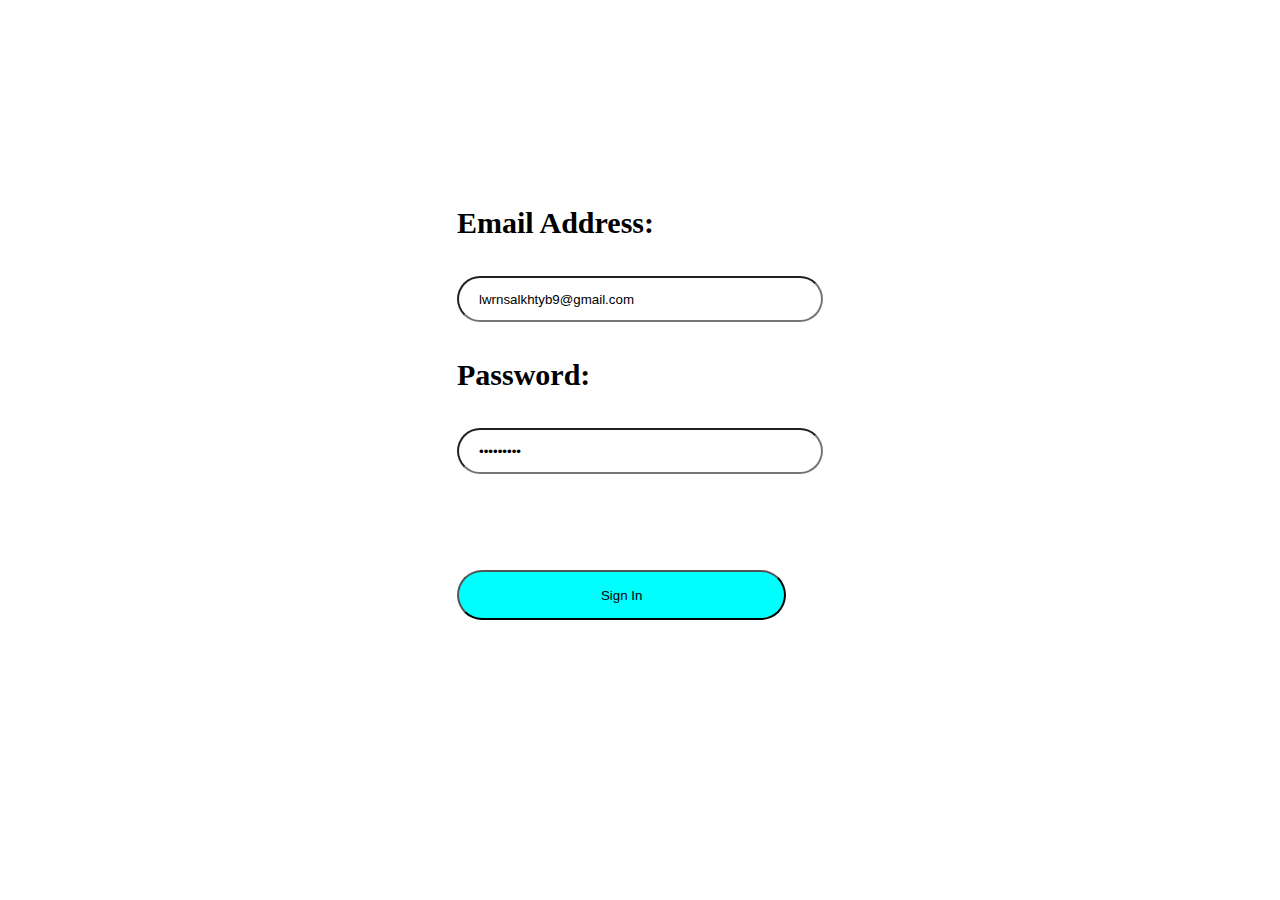
<file: login.html>
<!DOCTYPE html>
<html lang="en">
<head>
    <meta charset="UTF-8">
    <meta name="viewport" content="width=device-width, initial-scale=1.0">
    <title>Document</title>
    <link rel="stylesheet" href="style_login.css">
</head>
<body>
    <div class="main">
            <form action="">
                <label for="first_label">Email Address:</label>
                <br>
                <br>
                <br>
                <input type="email" name="email_address" placeholder="Enter the email address" required
                value="lwrnsalkhtyb9@gmail.com">
                <br>
                <br>
                <br>
                <label for="second_label">Password:</label>
                <br>
                <br>
                <br>
                <input type="password" name="password" placeholder="Enter the password" required
                value="lorans123">
                <br>
                <br>
                <br>
                <button type="submit" id="btn">Sign In</button>
            </form>

            
    </div>
  
    <p id="demo"></p>
    <script src="main.js"></script>
</body>
</html>
</file>
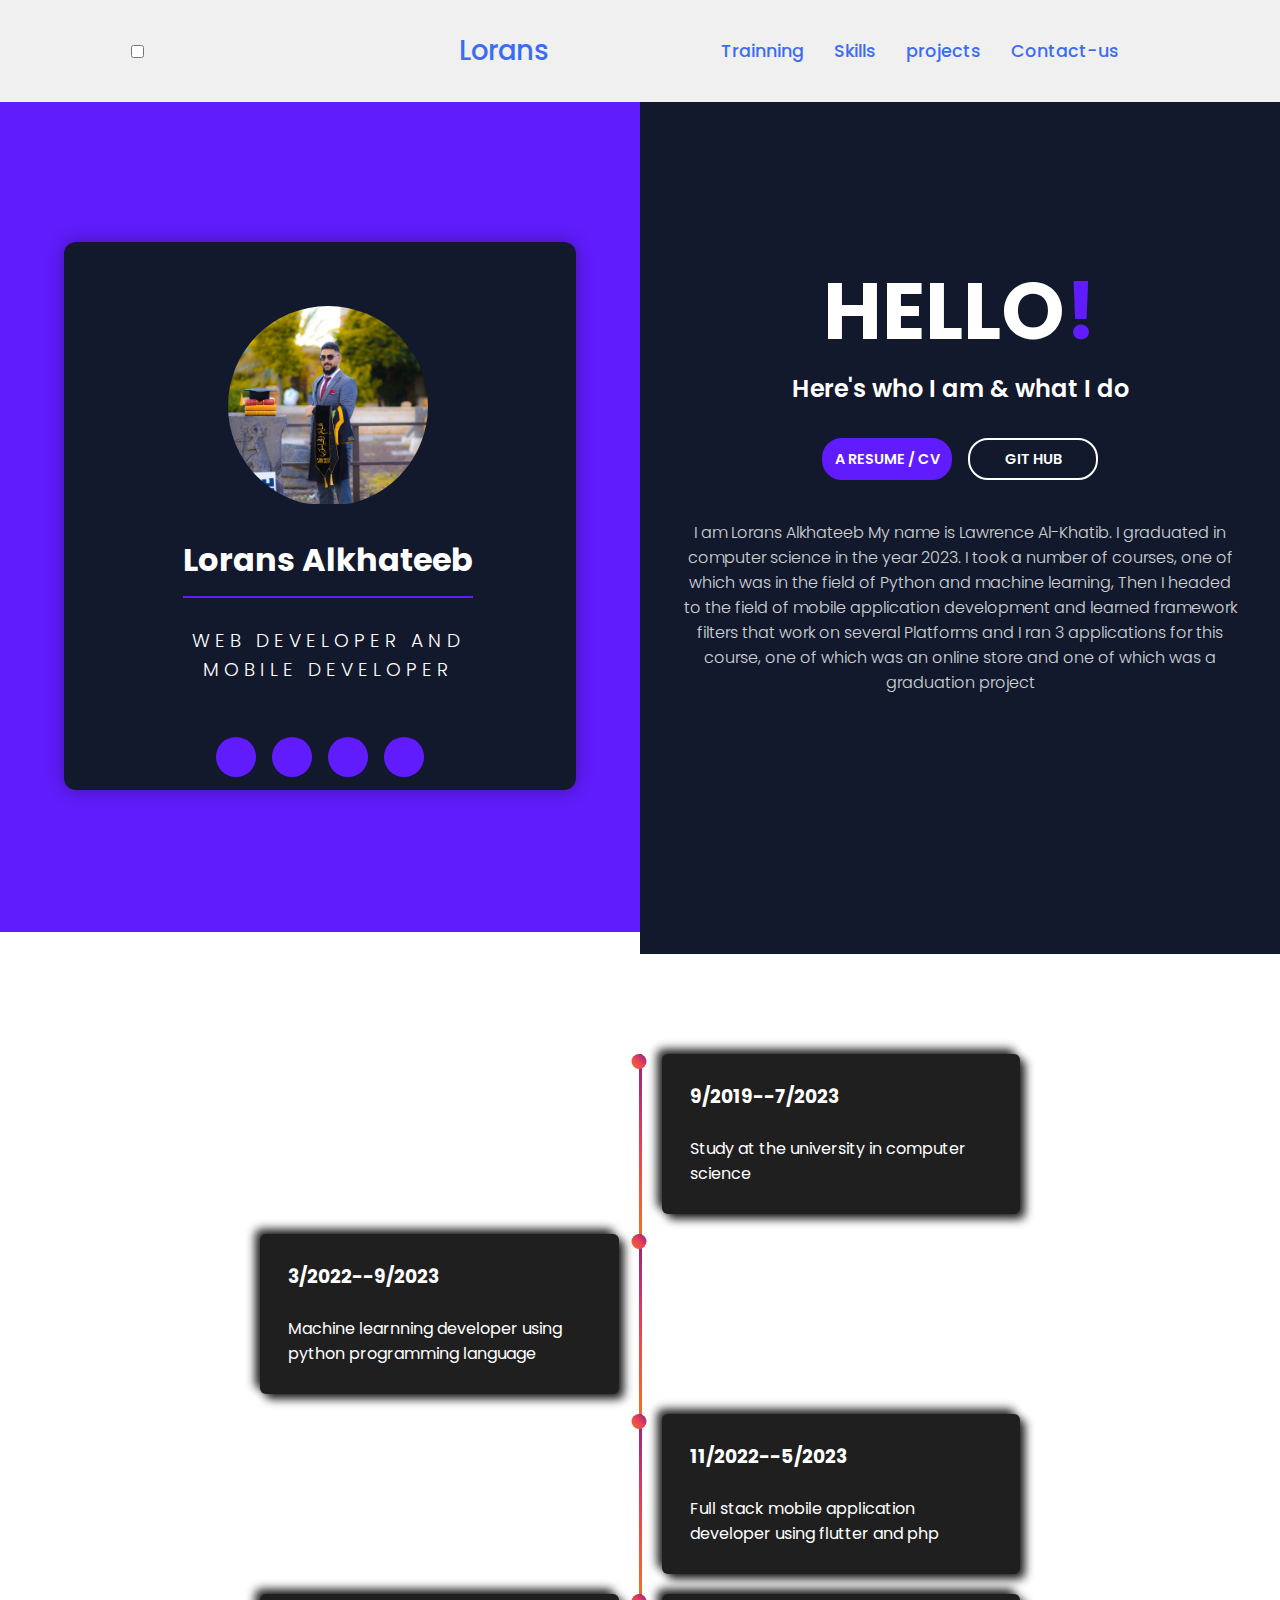
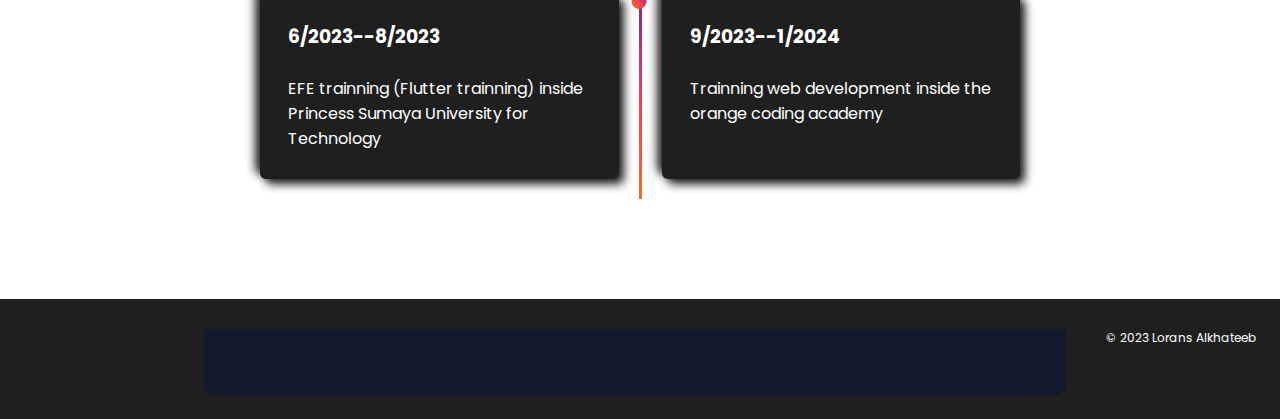
<file: profile_page.html>
<!DOCTYPE html>
<html>
  <head>
    <meta charset="utf-8">
    <meta http-equiv="X-UA-Compatible" content="IE=edge">
    <title>Profile Page</title>
    <meta name="viewport" content="width=device-width, initial-scale=1">
    <link rel="stylesheet" href="style.css">
    <link rel="stylesheet" href="https://cdnjs.cloudflare.com/ajax/libs/font-awesome/5.15.1/css/all.min.css" integrity="sha512-+4zCK9k+qNFUR5X+cKL9EIR+ZOhtIloNl9GIKS57V1MyNsYpYcUrUeQc9vNfzsWfV28IaLL3i96P9sdNyeRssA==" crossorigin="anonymous" />
  </head>
  <body>

    <nav class="navbar navbar-expand-lg navbar-light bg-light">
      <input type="checkbox" id="check">
      <label for="check" class="checkbtn">
          <i class="fas fa-bars"></i>
      </label>
      <div class="container">
        <a  href="#main">Lorans</a>
      </div>
      <div class="con_nav">
          <a class="navbar-brand" href="#services">Trainning</a>
        <a class="navbar-brand" href="#skills">Skills</a>
        <a class="navbar-brand" href="#projects">projects</a>
        <a class="navbar-brand" href="#contact">Contact-us</a>
      </div>
    </nav>

    
    <div class = "about-wrapper">
      <div class = "about-left">
        <div class = "about-left-content">
          <div>
            <div class = "shadow">
              <div class = "about-img">
                <img src = "images/350988646_548319700616253_3072604303523573562_n.jpg" alt = "about image">
              </div>
            </div>

            <h2>Lorans Alkhateeb</h2>
            <h3>Web developer and mobile developer</h3>
          </div>

          <ul class = "icons">
            <li><i class = "fab fa-facebook-f"></i></li>
            <li><i class = "fab fa-whatsapp"></i></li>
            <li><i class = "fab fa-linkedin"></i></li>
            <li><i class = "fab fa-instagram"></i></li>
          </ul>
        </div>
        
      </div>

      <div class = "about-right">
        <h1>Hello<span>!</span></h1>
        <h2>Here's who I am & what I do</h2>
        <div class = "about-btns">
          <a href="https://media.licdn.com/dms/document/media/D4D1FAQHrL9KiEMeVwg/feedshare-document-pdf-analyzed/0/1689666039159?e=1696464000&v=beta&t=lcoXD6kI04ormZ6lqz9O4GbkDnriKV9yrVbPQH_lJ1Q" target="_blank">
            <button type = "button" class = "btn btn-pink">a resume / CV</button>
          </a>
          <a href="https://github.com/loransalkhateeb" target="_blank">
            <button type = "button" class = "btn btn-white">Git hub</button>
          </a>
          
        </div>

        <div class = "about-para">
          <p>I am Lorans Alkhateeb
                

            My name is Lawrence Al-Khatib. I graduated in 
            
            computer science in the year 2023. I took a number of courses,
           
            one of which was in the field of Python and machine learning,  
            
            Then I headed to the field of mobile application development and 
            
            learned framework filters that work on several Platforms and I ran 3 applications for this course, 
           
            one of which was an online store and one of which was a graduation project</p>
         
        </div>
       
      </div>
    </div>



   
<style>@import url('https://fonts.googleapis.com/css2?family=Jost:wght@200;300;400&display=swap');</style>

<section class="design-section">
<div class="timeline">
                  <div class="timeline-empty">
                  </div>
               <div class="timeline-middle">
                   <div class="timeline-circle"></div>
               </div>
               <div class="timeline-component timeline-content">
                <h3>9/2019--7/2023</h3>
                <br>
                <p>Study at the university in computer science</p>
           </div>
                <div class="timeline-component timeline-content">
                         <h3>3/2022--9/2023</h3>
                         <br>
                         <p>Machine learnning developer using python programming language</p>
                </div>
                <div class="timeline-middle">
                    <div class="timeline-circle"></div>
                </div>
                <div class="timeline-empty">
                </div>

                <div class="timeline-empty">
                </div>

               <div class="timeline-middle">
                   <div class="timeline-circle"></div>
               </div>
               <div class=" timeline-component timeline-content">
                <h3>11/2022--5/2023</h3>
                <br>
                <p>Full stack mobile application developer using flutter and php</p>
           </div>
           <div class=" timeline-component timeline-content">
            <h3>6/2023--8/2023</h3>
            <br>
            <p>EFE trainning (Flutter trainning) inside Princess Sumaya University for Technology</p>
       </div>
       <div class="timeline-middle">
        <div class="timeline-circle"></div>
    </div>
    <div class=" timeline-component timeline-content">
     <h3>9/2023--1/2024</h3>
     <br>
     <p>Trainning web development inside the orange coding academy</p>
</div>

       
       </div>
    </div> 
</section>


<!--This is the footer of the website-->
<footer class="footer">
  <div class="icons">
     <!-- Facebook -->
<a href=""><i class="fab fa-facebook-f fa-2x" style="color: #3b5998;"></i></a>  

<!-- Twitter -->
<a href=""><i class="fab fa-whatsapp fa-2x" style="color: #55acee;"></i></a> 

<!-- Google -->
<a href=""><i class="fab fa-google fa-2x" style="color: #dd4b39;"></i></a>   

<!-- Instagram -->
<a href=""><i class="fab fa-instagram fa-2x" style="color: #ac2bac;"></i></a>   

<!-- Linkedin -->
<a href=""><i class="fab fa-linkedin-in fa-2x" style="color: #0082ca;"></i></a> 
  </div>
  

<!-- Whatsapp -->
  <div class="social-icons">
      <p>© 2023  Lorans Alkhateeb</p>
  </div>
</footer>
  </body>
</html>
</file>
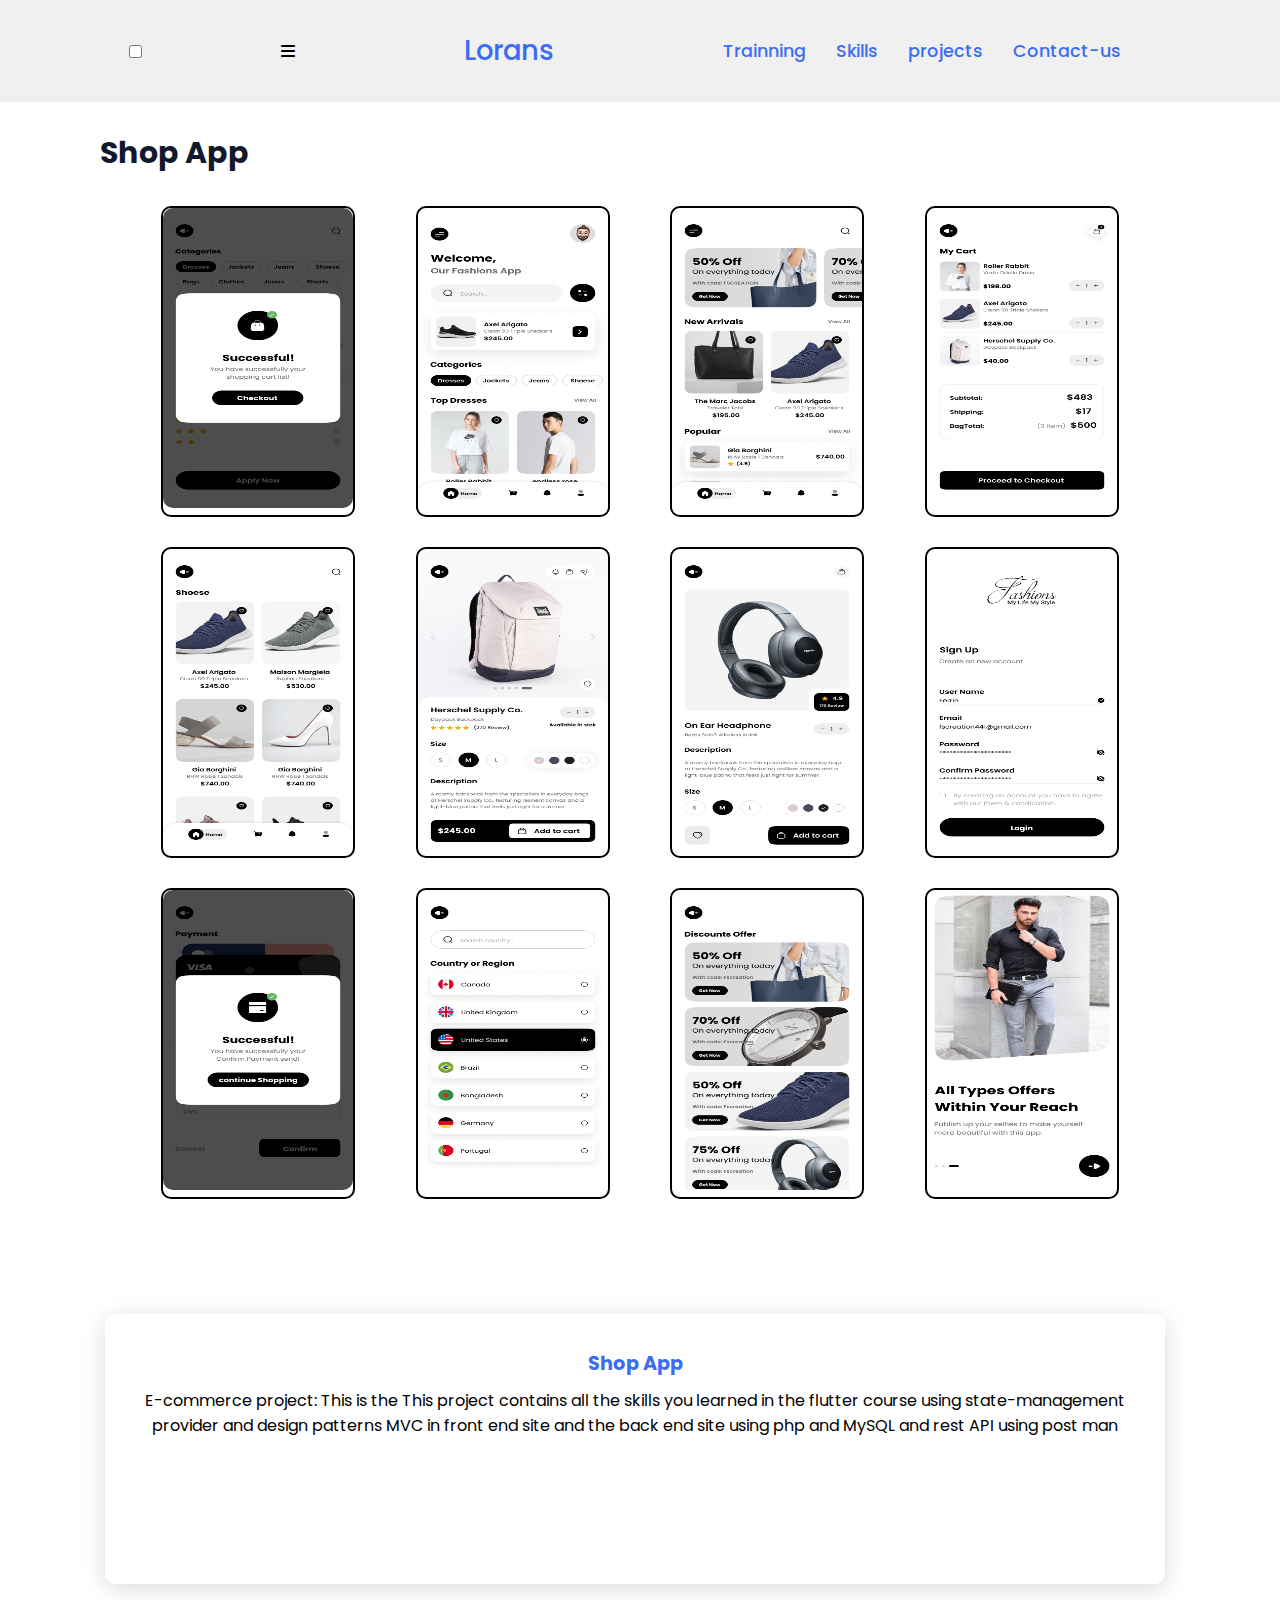
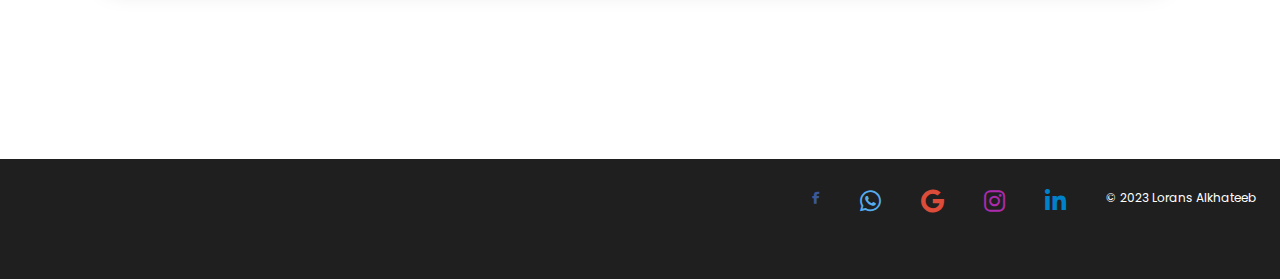
<file: project2.html>
<!DOCTYPE html>
<html lang="en">
<head>
    <meta charset="UTF-8">
    <meta name="viewport" content="width=device-width, initial-scale=1.0">
    <title>Projects Page</title>
    <link rel="stylesheet" href="style.css">
    <link rel="stylesheet" href="https://cdnjs.cloudflare.com/ajax/libs/font-awesome/6.1.0/css/all.min.css">
    <link href="https://cdn.jsdelivr.net/npm/bootstrap@5.3.2/dist/css/bootstrap.min.css" rel="stylesheet" integrity="sha384-T3c6CoIi6uLrA9TneNEoa7RxnatzjcDSCmG1MXxSR1GAsXEV/Dwwykc2MPK8M2HN" crossorigin="anonymous">
</head>
<body style="background-color:white;">

    <nav class="navbar navbar-expand-lg navbar-light bg-light">
        <input type="checkbox" id="check">
        <label for="check" class="checkbtn">
            <i class="fas fa-bars"></i>
        </label>
        <div class="container">
          <a  href="#main">Lorans</a>
        </div>
        <div class="con_nav">
            <a class="navbar-brand" href="#services">Trainning</a>
          <a class="navbar-brand" href="#skills">Skills</a>
          <a class="navbar-brand" href="#projects">projects</a>
          <a class="navbar-brand" href="#contact">Contact-us</a>
        </div>
      </nav>


    <section class="projects_page">
        <h1>Shop App</h1>
    

        <div class="small_images">
            <div class="sm1"> <img src="images/project 3 images/Filters success.png" width="190px" height="300px"
                style="border-radius: 10px;" alt=""></div>

                <div class="sm2">
                    <img src="images/project 3 images/Frame 12.png" width="190px" height="300px"
                    style="border-radius: 10px;" alt="">
                </div>

                <div class="sm3">
                    <img src="images/project 3 images/Frame 13.png" width="190px" height="300px" 
            style="border-radius: 10px;" alt="">
                </div>

                <div class="sm4">
                    <img src="images/project 3 images/Frame 17.png" width="190px" height="300px"
                    style="border-radius: 10px;" alt="">
                </div>
        </div>
        <div class="small_images">
            <div class="sm5">
                <img src="images/project 3 images/Frame 24.png" width="190px" height="300px"
                style="border-radius: 10px;" alt="">
            </div>

            
           <div class="sm6">
            <img src="images/project 3 images/Frame 30.png" width="190px" height="300px"
            style="border-radius: 10px;" alt="">
           </div>

           <div class="sm7">
            <img src="images/project 3 images/Frame 31.png" width="190px" height="300px" 
            style="border-radius: 10px;" alt="">
           </div>

            <div class="sm8">
                <img src="images/project 3 images/Frame 36.png" width="190px" height="300px"
            style="border-radius: 10px;" alt="">
            </div>
            
        </div>


        <div class="small_images">
            <div class="sm5">
                <img src="images/project 3 images/Frame 43.png" width="190px" height="300px"
                style="border-radius: 10px;" alt="">
            </div>

            
           <div class="sm6">
            <img src="images/project 3 images/Frame 44.png" width="190px" height="300px"
            style="border-radius: 10px;" alt="">
           </div>

           <div class="sm7">
            <img src="images/project 3 images/Frame 45.png" width="190px" height="300px" 
            style="border-radius: 10px;" alt="">
           </div>

            <div class="sm8">
                <img src="images/project 3 images/Frame 5.png" width="190px" height="300px"
            style="border-radius: 10px;" alt="">
            </div>
            
        </div>

    </section>


    

    <div class="last_cards_project">
        <div class="card_last">
            <div class="info">
                <h3>Shop App</h3>
                 <p>E-commerce project: This is the This project contains all the skills you learned in the flutter course using state-management provider and design patterns MVC in front end site and the back end site using php and MySQL and rest API using post man
                </p>             </div>
        
            
        </div>
    </div>
    
    
    </section>
    

    <!--This is the footer of the website-->
    <footer class="footer">
        <!-- Facebook -->
 <a href="https://www.facebook.com/lorans.alkhateeb" target="_blank"><i class="fab fa-facebook-f " style="color: #3b5998;"></i></a>  

<!-- Twitter -->
 <a href="https://web.whatsapp.com/" target="_blank"><i class="fab fa-whatsapp fa-2x" style="color: #55acee;"></i></a> 

<!-- Google -->
<a href="lwrnsalkhtyb0@gmail.com" target="_blank"><i class="fab fa-google fa-2x" style="color: #dd4b39;"></i></a>   

<!-- Instagram -->
<a href="https://www.instagram.com/loransalkhateeb/" target="_blank"><i class="fab fa-instagram fa-2x" style="color: #ac2bac;"></i></a>   

<!-- Linkedin -->
<a href="https://www.linkedin.com/in/lorans-alkhateeb-2a7864278/" target="_blank"><i class="fab fa-linkedin-in fa-2x" style="color: #0082ca;"></i></a>  

<!-- Whatsapp -->
        <div class="social-icons">
            <p>© 2023  Lorans Alkhateeb</p>
        </div>
    </footer>
</body>
</html>
</file>
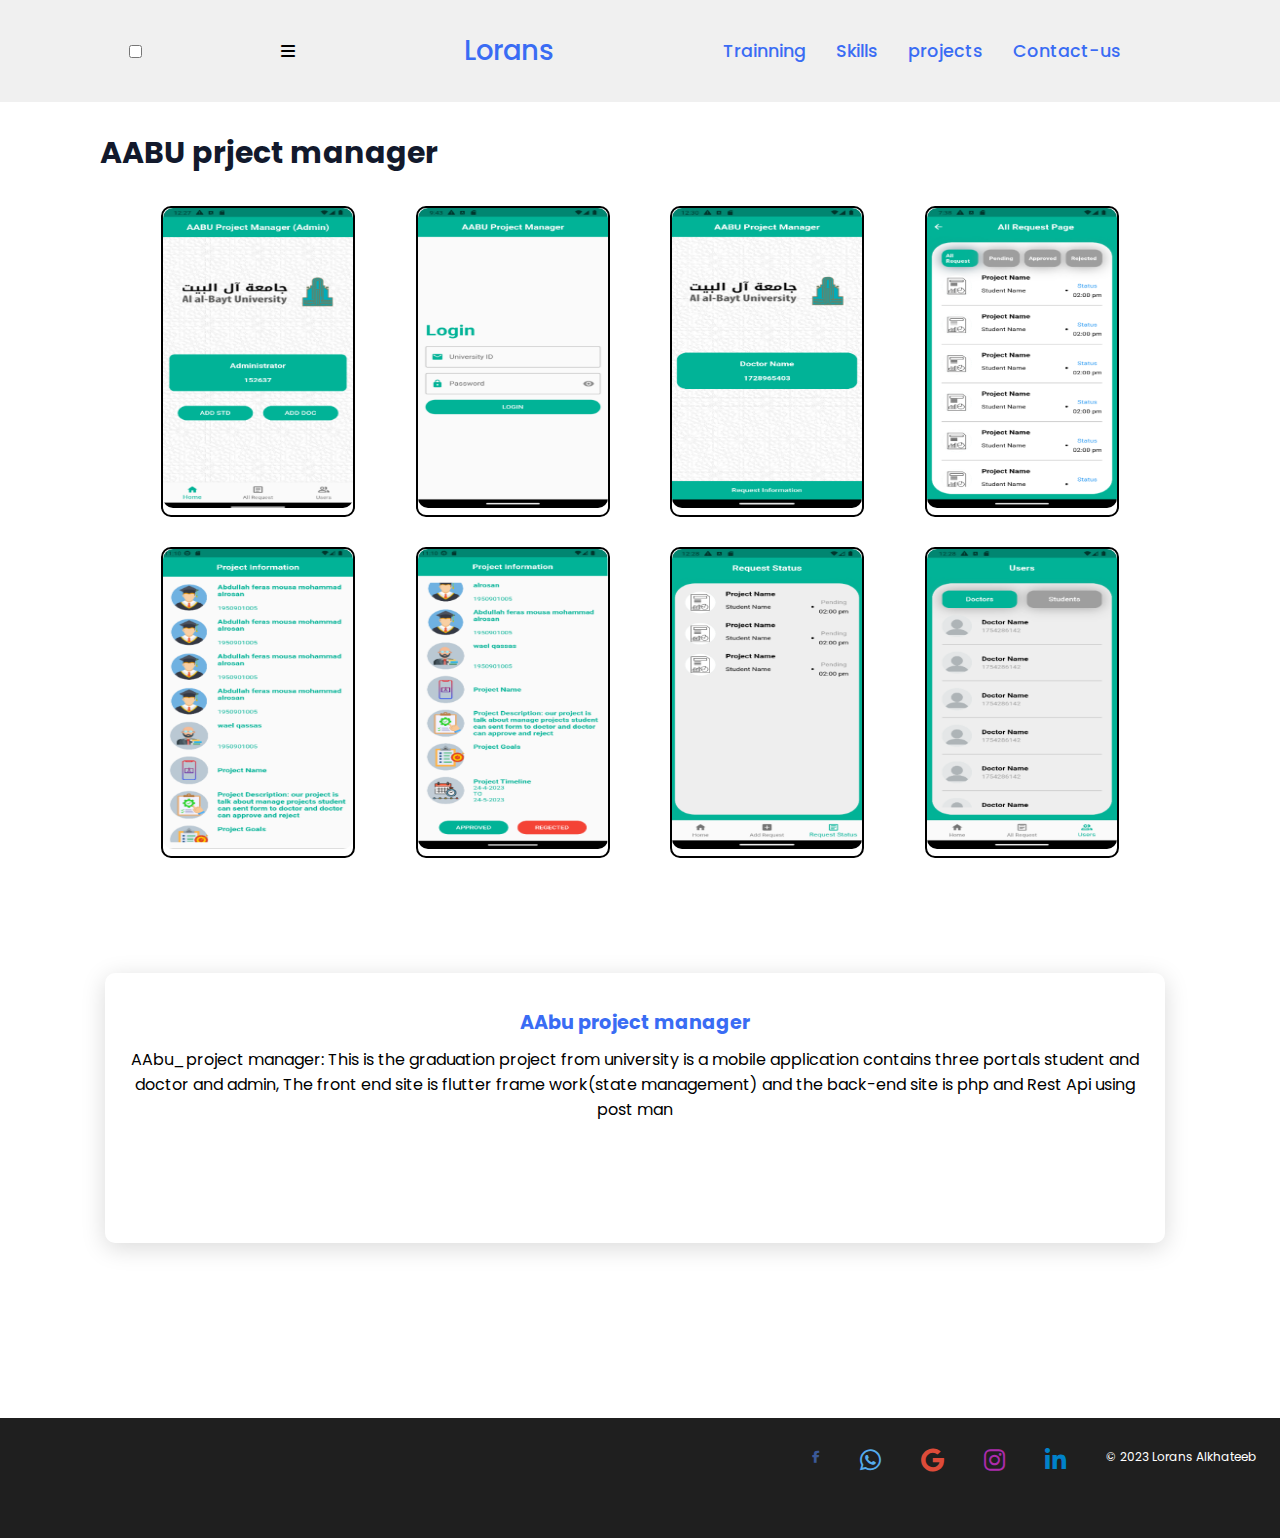
<file: project3.html>
<!DOCTYPE html>
<html lang="en">
<head>
    <meta charset="UTF-8">
    <meta name="viewport" content="width=device-width, initial-scale=1.0">
    <title>Projects Page</title>
    <link rel="stylesheet" href="style.css">
    <link rel="stylesheet" href="https://cdnjs.cloudflare.com/ajax/libs/font-awesome/6.1.0/css/all.min.css">
    <link href="https://cdn.jsdelivr.net/npm/bootstrap@5.3.2/dist/css/bootstrap.min.css" rel="stylesheet" integrity="sha384-T3c6CoIi6uLrA9TneNEoa7RxnatzjcDSCmG1MXxSR1GAsXEV/Dwwykc2MPK8M2HN" crossorigin="anonymous">
</head>
<body style="background-color:white;">

    <nav class="navbar navbar-expand-lg navbar-light bg-light">
        <input type="checkbox" id="check">
        <label for="check" class="checkbtn">
            <i class="fas fa-bars"></i>
        </label>
        <div class="container">
          <a  href="#main">Lorans</a>
        </div>
        <div class="con_nav">
            <a class="navbar-brand" href="#services">Trainning</a>
          <a class="navbar-brand" href="#skills">Skills</a>
          <a class="navbar-brand" href="#projects">projects</a>
          <a class="navbar-brand" href="#contact">Contact-us</a>
        </div>
      </nav>



    <section class="projects_page">
        <h1>AABU prject manager</h1>
    

        <div class="small_images">
            <div class="sm1"> <img src="images/second project images/img1 1.png" width="190px" height="300px"
                style="border-radius: 10px;" alt=""></div>

                <div class="sm2">
                    <img src="images/second project images/iPhone 14 - 1.png" width="190px" height="300px"
                    style="border-radius: 10px;" alt="">
                </div>

                <div class="sm3">
                    <img src="images/second project images/iPhone 14 - 10.png" width="190px" height="300px" 
            style="border-radius: 10px;" alt="">
                </div>

                <div class="sm4">
                    <img src="images/second project images/iPhone 14 - 11.png" width="190px" height="300px"
                    style="border-radius: 10px;" alt="">
                </div>
        </div>
        <div class="small_images">
            <div class="sm5">
                <img src="images/second project images/iPhone 14 - 12.png" width="190px" height="300px"
                style="border-radius: 10px;" alt="">
            </div>

            
           <div class="sm6">
            <img src="images/second project images/iPhone 14 - 13.png" width="190px" height="300px"
            style="border-radius: 10px;" alt="">
           </div>

           <div class="sm7">
            <img src="images/second project images/iPhone 14 - 16.png" width="190px" height="300px" 
            style="border-radius: 10px;" alt="">
           </div>

            <div class="sm8">
                <img src="images/second project images/iPhone 14 - 7.png" width="190px" height="300px"
            style="border-radius: 10px;" alt="">
            </div>
            
        </div>


    </section>


    

    <div class="last_cards_project">
        <div class="card_last">
            <div class="info">
                <h3>AAbu project manager</h3>
                 <p>AAbu_project manager: This is the graduation project from university is a mobile application contains three portals student and doctor and admin, The front end site is flutter frame work(state management) and the back-end site is php and Rest Api using post man
                </p>             </div>
        
            
        </div>
    </div>
    
    
    </section>
    

    <!--This is the footer of the website-->
    <footer class="footer">
        <!-- Facebook -->
 <a href="https://www.facebook.com/lorans.alkhateeb" target="_blank"><i class="fab fa-facebook-f " style="color: #3b5998;"></i></a>  

<!-- Twitter -->
 <a href="https://web.whatsapp.com/" target="_blank"><i class="fab fa-whatsapp fa-2x" style="color: #55acee;"></i></a> 

<!-- Google -->
<a href="lwrnsalkhtyb0@gmail.com" target="_blank"><i class="fab fa-google fa-2x" style="color: #dd4b39;"></i></a>   

<!-- Instagram -->
<a href="https://www.instagram.com/loransalkhateeb/" target="_blank"><i class="fab fa-instagram fa-2x" style="color: #ac2bac;"></i></a>   

<!-- Linkedin -->
<a href="https://www.linkedin.com/in/lorans-alkhateeb-2a7864278/" target="_blank"><i class="fab fa-linkedin-in fa-2x" style="color: #0082ca;"></i></a>  

<!-- Whatsapp -->
        <div class="social-icons">
            <p>© 2023  Lorans Alkhateeb</p>
        </div>
    </footer>
</body>
</html>
</file>
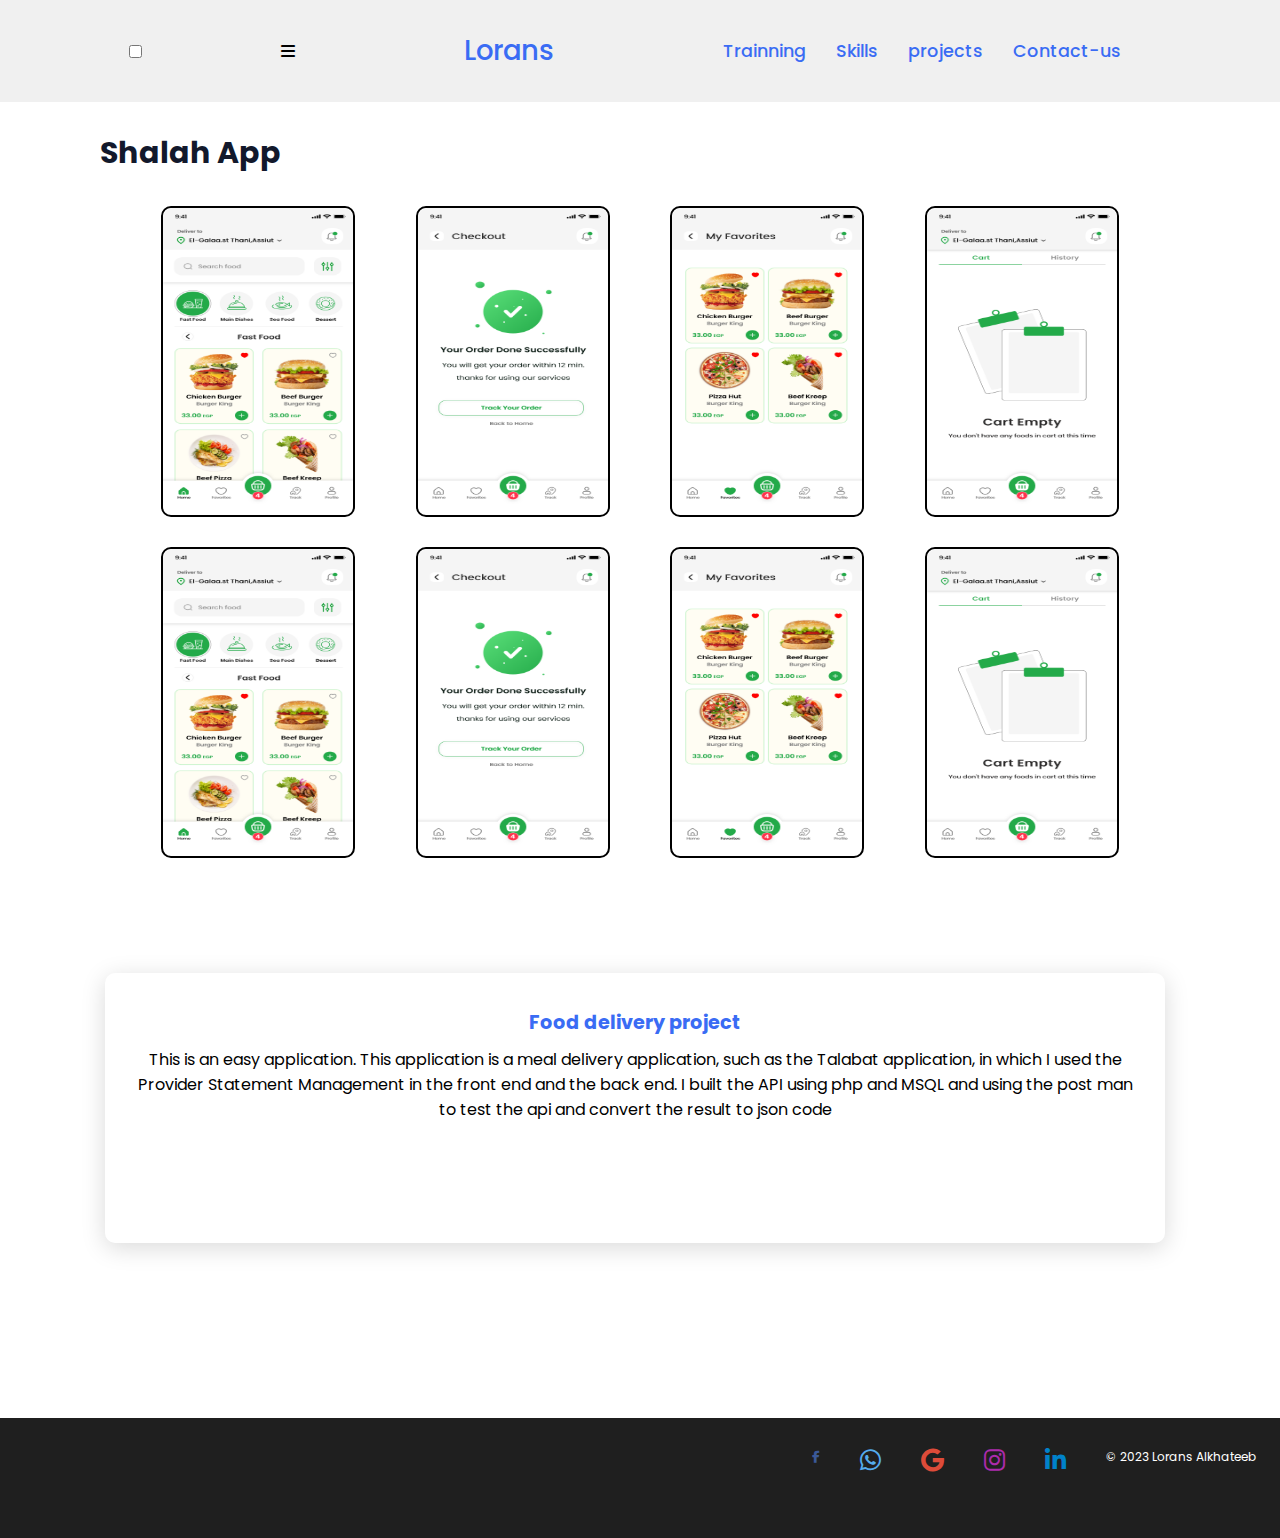
<file: projects_page.html>
<!DOCTYPE html>
<html lang="en">
<head>
    <meta charset="UTF-8">
    <meta name="viewport" content="width=device-width, initial-scale=1.0">
    <title>Projects Page</title>
    <link rel="stylesheet" href="style.css">
    <link rel="stylesheet" href="https://cdnjs.cloudflare.com/ajax/libs/font-awesome/6.1.0/css/all.min.css">
    <link href="https://cdn.jsdelivr.net/npm/bootstrap@5.3.2/dist/css/bootstrap.min.css" rel="stylesheet" integrity="sha384-T3c6CoIi6uLrA9TneNEoa7RxnatzjcDSCmG1MXxSR1GAsXEV/Dwwykc2MPK8M2HN" crossorigin="anonymous">
</head>
<body style="background-color:white;">

    <nav class="navbar navbar-expand-lg navbar-light bg-light">
        <input type="checkbox" id="check">
        <label for="check" class="checkbtn">
            <i class="fas fa-bars"></i>
        </label>
        <div class="container">
          <a  href="#main">Lorans</a>
        </div>
        <div class="con_nav">
            <a class="navbar-brand" href="#services">Trainning</a>
          <a class="navbar-brand" href="#skills">Skills</a>
          <a class="navbar-brand" href="#projects">projects</a>
          <a class="navbar-brand" href="#contact">Contact-us</a>
        </div>
      </nav>



    <section class="projects_page">
        <h1>Shalah App</h1>
    

        <div class="small_images">
            <div class="sm1"> <img src="images/images shalah project/Home – 2.png" width="190px" height="300px"
                style="border-radius: 10px;" alt=""></div>

                <div class="sm2">
                    <img src="images/images shalah project/Card – 1.png" width="190px" height="300px"
                    style="border-radius: 10px;" alt="">
                </div>

                <div class="sm3">
                    <img src="images/images shalah project/Favorites.png" width="190px" height="300px" 
            style="border-radius: 10px;" alt="">
                </div>

                <div class="sm4">
                    <img src="images/images shalah project/Empty.png" width="190px" height="300px"
                    style="border-radius: 10px;" alt="">
                </div>
        </div>
        <div class="small_images">
            <div class="sm5">
                <img src="images/images shalah project/Home – 2.png" width="190px" height="300px"
                style="border-radius: 10px;" alt="">
            </div>

            
           <div class="sm6">
            <img src="images/images shalah project/Card – 1.png" width="190px" height="300px"
            style="border-radius: 10px;" alt="">
           </div>

           <div class="sm7">
            <img src="images/images shalah project/Favorites.png" width="190px" height="300px" 
            style="border-radius: 10px;" alt="">
           </div>

            <div class="sm8">
                <img src="images/images shalah project/Empty.png" width="190px" height="300px"
            style="border-radius: 10px;" alt="">
            </div>
            
        </div>


    </section>


    

    <div class="last_cards_project">
        <div class="card_last">
            <div class="info">
                <h3>Food delivery project</h3>
                 <p>This is an easy application. This application is a meal delivery application, such as the Talabat application,
                    in which I used the Provider Statement Management in the front end and the back end. I built the API using php and MSQL
                and using the post man to test the api and convert the result to json code 
                </p>             </div>
        
            
        </div>
    </div>
    
    
    </section>
    

    <!--This is the footer of the website-->
    <footer class="footer">
        <!-- Facebook -->
 <a href="https://www.facebook.com/lorans.alkhateeb" target="_blank"><i class="fab fa-facebook-f " style="color: #3b5998;"></i></a>  

<!-- Twitter -->
 <a href="https://web.whatsapp.com/" target="_blank"><i class="fab fa-whatsapp fa-2x" style="color: #55acee;"></i></a> 

<!-- Google -->
<a href="lwrnsalkhtyb0@gmail.com" target="_blank"><i class="fab fa-google fa-2x" style="color: #dd4b39;"></i></a>   

<!-- Instagram -->
<a href="https://www.instagram.com/loransalkhateeb/" target="_blank"><i class="fab fa-instagram fa-2x" style="color: #ac2bac;"></i></a>   

<!-- Linkedin -->
<a href="https://www.linkedin.com/in/lorans-alkhateeb-2a7864278/" target="_blank"><i class="fab fa-linkedin-in fa-2x" style="color: #0082ca;"></i></a>  

<!-- Whatsapp -->
        <div class="social-icons">
            <p>© 2023  Lorans Alkhateeb</p>
        </div>
    </footer>
</body>
</html>
</file>
<file: style_login.css>
body{
    background: url("https://res.cloudinary.com/highereducation/images/w_1024,h_683,c_scale/f_auto,q_auto/v1659634209/BestColleges.com/BC_Bootcamps_Resources_How-to-Decide-If-Coding-is-Right-for-Me_3.7.22_FTR_24718e35be/BC_Bootcamps_Resources_How-to-Decide-If-Coding-is-Right-for-Me_3.7.22_FTR-1024x683.jpg");
    background-repeat: no-repeat;
    background-size: cover;
}

.main{
   background-color: rgb(255, 255, 255,0.5);
   display: flex;
  justify-content: center;
  align-items: center;
  min-height: 90vh;
  width: 40%;
  margin: auto;
  border-radius: 50px;
}


label{
    font-size: 30px;
    font-weight: 700;
}

input{
    height: 40px;
    width: 340px;
    border-radius: 40px;
    padding-left: 20px;
}

button{
    width: 90%;
    height: 50px;
    border-radius: 30px;
    background-color: aqua;
    margin-top: 60px;
}
</file>
<file: style.css>
@import url('https://fonts.googleapis.com/css2?family=Poppins:ital,wght@0,100;0,200;0,300;0,400;0,500;0,600;0,700;0,800;0,900;1,100;1,200;1,300;1,400;1,500;1,600;1,700;1,800;1,900&display=swap');

*{
    font-family: 'Poppins', sans-serif;
    margin: 0;
    padding: 0;
    box-sizing: border-box;
    scroll-behavior: smooth; 
}

:root{
    --tr:0.7s ease;
    --bk-white:#fff;
    --tr1:scale(1.1);
    --tr2:scale(1.2);
    --bkblue:#3a6cf4;
}
.container{
    font-size: 25px;
}

.navbar {
    background-color: #f0f0f0;
    width: 100%;
    position: fixed;
    z-index: 999;
    display: flex;
    justify-content: space-around;
    align-items: center;
    padding: 30px 60px ;
}





@media screen and (min-width:400px){
    body{
        width: 100%;
    }    
    .info1 p{
        display: flex;
        flex-wrap: wrap;
    }
    .footer{
        width: 100%;
        padding: 0%;
    }
    .about-wrapper{
        width: 100%;
    }
}





.logo{
    text-decoration: none;
    color: #3a6cf4;
    text-transform: uppercase;
    font-weight: 700;
    font-size: 1.8em;
}


.navbar a{
    color: #3a6cf4;
    text-decoration: none;
    font-size: 1.1em;
    font-weight: 500;
    padding-left: 30px;
}
.con_nav{
   display: flex;
   margin-right: 30px;
}

.navbar a:hover{
    color: #601cfc;
    font-size: 30px;
    transition: var(--tr);
}

section {
    padding: 100px 100px;
}

.main {
    width: 100%;
    min-height: 100vh;
    display: flex;
    align-items: center;
    background: url(https://previews.123rf.com/images/nikkimeel/nikkimeel2012/nikkimeel201200299/161132428-mobile-developer-writes-program-code-on-a-computer-high-quality-photo.jpg) no-repeat;
    background-size: cover;
    background-position: center;
    background-attachment: fixed;
    margin-right: 10px;
    border-radius: 30px;
}

.main h2 {
    color: var(--bk-white);
    font-size: 1.4em;
    font-weight: 500;
}

.main h2 span {
    display: inline-block;
    margin-top: 10px;
    color: #4e9eff;
    font-size: 3em;
    font-weight: 600;
}

.main h3 {
    color: var(--bk-white);
    font-size: 2em;
    font-weight: 700;
    letter-spacing: 1px;
    margin-top: 10px;
    margin-bottom: 30px;
}

.main-btn {
    color: var(--bk-white);
    background-color: var(--bkblue);
    text-decoration: none;
    font-size: 1.1em;
    font-weight: 600;
    display: inline-block;
    padding: 0.9375em 2.1875em;
    letter-spacing: 1px;
    border-radius: 15px;
    margin-bottom: 40px;
    transition: var(--tr);
}

.main1-btn{
    color: var(--bk-white);
    background-color: transparent;
    text-decoration: none;
    font-size: 1.1em;
    font-weight: 600;
    display: inline-block;
    padding: 0.9375em 2.1875em;
    letter-spacing: 1px;
    border-radius: 15px;
    margin-bottom: 40px;
    transition: 0.8s ease;
    margin-left: 20px;
    border-style: solid;
    border-color: white;
    border-width: 2px;
}


.main-btn:hover {
    background-color: var(--bkblue);
    transform: var(--tr1);
}

.main1-btn:hover {
    background-color: lightblue;
    transform: var(--tr1);
    color: #000;
}


.social-icons a {
    color: var(--bk-white);
    font-size: 1.7em;
    padding-right: 30px;
}

.title {
    display: flex;
    justify-content: center;
    color: #3a6cf4;
    font-size: 2.2em;
    font-weight: 800;
    margin-bottom: 30px;
}

.content {
    width: 100%;
    display: grid;
    grid-template-columns: repeat(3,1fr);
}

.card {
    background-color: var(--bk-white);
    width: 20.25em;
    height: 350px;
    box-shadow: 0 5px 25px rgba(1 1 1 / 15%);
    border-radius: 10px;
    padding: 25px;
    margin: 15px;
    transition: var(--tr);
    
}
.small_images{
    transition: transform 500ms ease;
}
.card:hover {
    transform: var(--tr1);
    box-shadow: 10px 10px 5px lightblue;
}
.sm1:hover{
    transform: var(--tr1);
    box-shadow: 10px 10px 5px var(--bkblue);
}
.sm1{
    border-style: solid;
    border-width: 2px;
    border-color: #000;
    border-radius: 10px;
}
.sm2:hover{
    transform: scale(1.2);
    box-shadow: 10px 10px 5px var(--bkblue);
}
.sm2{
    border-style: solid;
    border-width: 2px;
    border-color: #000;
    border-radius: 10px;
}
.sm3:hover{
    transform: var(--tr2);
    box-shadow: 10px 10px 5px var(--bkblue);
}
.sm3{
    border-style: solid;
    border-width: 2px;
    border-color: #000;
    border-radius: 10px;
}


.sm4{
    border-style: solid;
    border-width: 2px;
    border-color: #000;
    border-radius: 10px;
}

.sm4:hover{
    transform: var(--tr2);
    box-shadow: 10px 10px 5px var(--bkblue);
}

.sm5{
    border-style: solid;
    border-width: 2px;
    border-color: #000;
    border-radius: 10px;
}
.sm5:hover{
    transform: var(--tr2);
    box-shadow: 10px 10px 5px var(--bkblue);
}

.sm6{
    border-style: solid;
    border-width: 2px;
    border-color: #000;
    border-radius: 10px;
}
.sm6:hover{
    transform: var(--tr2);
    box-shadow: 10px 10px 5px var(--bkblue);
}


.sm7{
    border-style: solid;
    border-width: 2px;
    border-color: #000;
    border-radius: 10px;
}
.sm7:hover{
    transform: var(--tr2);
    box-shadow: 10px 10px 5px var(--bkblue);
}

.sm8{
    border-style: solid;
    border-width: 2px;
    border-color: #000;
    border-radius: 10px;
}
.sm8:hover{
    transform: var(--tr2);
    box-shadow: 10px 10px 5px var(--bkblue);
}


.card .icon {
    color: #3a6cf4;
    font-size: 8em;
    text-align: center;
}

.info {
    text-align: center;
}

.info h3{
    color: #3a6cf4;
    font-size: 1.2em;
    font-weight: 700;
    margin: 10px;
}
.info1{
font-size: 22px;
}
.info1 h3{
   text-align: center;
   margin-bottom: 18px;
}
.projects {
   
   background-color: #000016;
    opacity: 80%;
}
.project-category{
    
}

.projects .content{
    margin-top: 30px;
}

.project-card {
    background-color: var(--bk-white);
    border: 1px solid var(--bk-white);
    width: 18.25em;
    height: 350px;
    border-radius: 10px;
    margin: 20px;
    transition: var(--tr);
}

.project-card:hover {
   transform: var(--tr1);
   box-shadow: 10px 10px 5px var(--bkblue);
}

.project-card:hover .project-image {
    opacity: 0.9;
 }

.project-image img{
    width: 100%
}

.project-info {
    padding: 2em;
}

.project-category {
    font-size: 0.8em;
    color: #000;
    font-weight: 900;
    margin-top: 40px;
}
.skills-info{
    padding: 2em;
    font-size: 20px;
    margin-top: 30px;
}
.skills-info p{
    margin-top: 60px;   
}

.project-title {
    display: flex;
    text-transform: uppercase;
    font-size: 10px;
    font-weight: 800;
    margin-top: 10px;
}

.more-details {
    text-decoration: none;
    color: #3a6cf4;
    margin-left: 90px;
}

.more-details:hover {
    color: #601cfc;
}

.contact .icon{
    font-size: 4.5em;
}

.contact .info h3 {
    color: #000;
}

.contact .info p {
    font-size: 1.5em;
}
.footer h1{
    margin-right: 600px;
    color: #3a6cf4;
    text-transform: uppercase;
    font-weight: 700;
    font-size: 1.8em;
    
}
.footer {
    background-color: #000016;
    color: #fff;
    padding: 2em;
    display: flex;
    gap: 40px;
    justify-content: end;
}
.footer .icons {
    width: 70%;
    display: flex;
    justify-content: space-around;
}

.footer-title {
    font-size: 40px;
    font-weight: 600;
}

.footer-title span {
    color: #3a6cf4;
}

.footer .social-icons a{
    font-size: 0px;
    padding: 0 12px 0 0;

}

@media only screen and (min-width:400px){
.footer{
    width: 100%;
    font-size: 12px;
}
.main div{
 padding-top: 90px;
}
.nav1 a{ 
    overflow: hidden;
}


    
}




@media (max-width:1023px){
    header{
        padding: 12px 20px;
    }

    .navigation a{
        padding-left: 10px;
    }

    .title{
        font-size: 1.8em;
    }

    section{
        padding: 80px 20px;
    }

    .main-content h2{
        font-size: 1em;
    }

    .main-content h3{
        font-size: 1.6em;
    }

    .content{
        flex-direction: column;
        align-items: center;
    }

}


@media (max-width:641px){
    body{
        font-size: 12px;
    }

    .main-content h2{
        font-size: 0.8em;
    }

    .main-content h3{
        font-size: 1.4em;
    }
}

@media (max-width:300px){
    body{
        font-size: 10px;
     
    }
}




@import url('https://fonts.googleapis.com/css2?family=Poppins:wght@200;300;400;500;600;700;800&display=swap');

*{
    padding: 0;
    margin: 0;
    box-sizing: border-box;
}
body{
    font-family: 'Poppins', sans-serif;
}
.about-wrapper{
    /* height: 100vh; */
   
}
.about-left-content:hover{
    transition: 0.4s ease;
    box-shadow:  10px 0px 16px 10px lightblue;
}
.about-left-content{
    margin-top: 50px;
}

header{
    background-color: #f0f0f0;
    width: 100%;
    position: fixed;
    z-index: 999;
    display: flex;
    justify-content: space-between;
    align-items: center;
    padding: 10px 60px ;
}
.navigation a{
    color: #3a6cf4;
    text-decoration: none;
    font-size: 1.1em;
    font-weight: 500;
    padding-left: 30px;
}
 .navigation a:hover{
    color: #601cfc;
   font-size: 23px;
} 


.about-left{
     background-color: #601cfc;   
    /* background-image: linear-gradient(19deg, #21D4FD 0%, #B721FF 100%); */
    display: flex;
    flex-direction: column;
    align-items: center;
    justify-content: center;
    height: 98vh;
    color:var(--bk-white);
    margin-top: 50px;
}
.about-left-content > div{
    background: #12192c;
    padding: 4rem 4rem 2.5rem 5rem;
    text-align: center;
    display: flex;
    flex-direction: column;
    align-items: center;    border-radius: 12px 12px 0 0;
}

.about-left-content{
    box-shadow: 0px 0px 18px -1px rgba(0, 0, 0, 0.39);
    -webkit-box-shadow: 0px 0px 18px -1px rgba(0, 0, 0, 0.39);
    -moz-box-shadow: 0px 0px 18px -1px rgba(0, 0, 0, 0.39);
    border-radius: 12px;
    width:80%;
    
}
.about-img img{
    display: block;
    width: 200px;
    
}
.about-img{
    width: 200px;
    height: 200px;
    overflow: hidden;
    border-radius: 50%;
    transition: all 0.5s ease-in-out;
}
.shadow{
   display: flex;
   justify-content: center  ;
    border-radius: 50%;
    width: 200px;
    height: 200px;
}



.about-left-content h2{
    font-size: 2rem;
    margin: 2.2rem 0 0.6rem 0;
    line-height: 1.2;
    padding-bottom: 1rem;
    border-bottom: 2px solid #601cfc;
}
.about-left-content h3{
    text-transform: uppercase;
    font-weight: 300;
    letter-spacing: 5px;
    margin-top: 1.2rem;
}
.icons{
    background: #12192c;
    display: flex;
    justify-content: center;
    padding: 0.8rem 0;
    border-radius: 0 0 12px 12px;
}
.icons li{
    list-style-type: none;
    background: #601cfc;
    color: var(--bk-white);
    width: 40px;
    height: 40px;
    margin: 0 0.5rem;
    border-radius: 50%;
    display: flex;
    justify-content: center;
    align-items: center;
    font-size: 1.2rem;
    cursor: pointer;
    transition: all 0.5s ease-in-out;
}
.icons li:hover{
    background: #edffec;
    color: #000;
}
.about-right{
    background: #12192c;
    height: 106vh;
    display: flex;
    flex-direction: column;
    align-items: center;
    justify-content: center;
    padding: 0 2rem;
    text-align: center;
    color:var(--bk-white)
}
.about-right h1{
    font-size: 5rem;
    text-transform: uppercase;
}
.about-right h1 span{
    color: #601cfc;
}
.about-right h2{
    font-weight: 600;
}
.about-btns{
    display: flex;
    margin: 2rem 0;
}
.btn{
    border: none;
    font-size: 0.9rem;
    text-transform: uppercase;
    border: 2px solid var(--bk-white);
    border-radius: 20px;
    padding: 0.55rem 0;
    width: 130px;
    font-weight: 600;
    background: transparent;
    margin: 0 0.5rem;
    cursor: pointer;
    color:var(--bk-white)
}
.btn.btn-pink{
    background: #601cfc;
    color: var(--bk-white);
    border-color: #601cfc;
    transition: all 0.5s ease-in-out;
}
.btn.btn-pink:hover{
    background: transparent;
    border-color: #fff;
    color: #fff;
}
.btn.btn-white{
    transition: all 0.5s ease-in-out;
}
.btn.btn-white:hover{
    background: #601cfc;
    border-color: #601cfc;
    color: #fff;
}
.about-para p{
    font-weight: 300;
    padding: 0.5rem;
    opacity: 0.8;
}

@media screen and (min-width: 992px){
    .about-wrapper{
        display: grid;
        grid-template-columns: repeat(2, 2fr);
    }
    .navigation a{
        padding-left: 10px;
    }

    .about-left{
        position: relative;
    }
    .about-left-content{
        position: absolute;
        width:80%
    
    }
}
.credit{
    text-align: center;
    color: #fff;
    font-family: 'Trebuchet MS', 'Lucida Sans Unicode', 'Lucida Grande', 'Lucida Sans', Arial, sans-serif;
}
.credit a{
    text-decoration: none;
    color:#601cfc;
    font-weight: bold;
} 


@import url('https://fonts.googleapis.com/css2?family=Jost:wght@200;300;400&display=swap');
.design-section {
  display: flex;
  flex-direction: column;
  align-items: center;
  justify-content: center;
  background-color: white;
  min-height: 100vh;
  padding: 100px 0;
  font-family: Jost;
}

.design {
  display: flex;
  align-items: center;
  justify-content: center;
}

.timeline {
  width: 80%;
  height: auto;
  max-width: 800px;
  margin: 0 auto;
  display: flex;
  flex-direction: column;
}

.timeline-content {
  padding: 20px;
  background: #1f1f1f;
  -webkit-box-shadow: 5px 5px 10px #1a1a1a, -5px -5px 10px #242424;
          box-shadow: 5px 5px 10px #1a1a1a, -5px -5px 10px #242424;
  border-radius: 5px;
  color: white;
  padding: 1.75rem;
  transition: 0.4s ease;
  overflow-wrap: break-word !important;
  margin: 1rem;
  margin-bottom: 20px;
  border-radius: 6px;
}

.timeline-component {
  margin: 0px 20px 20px 20px;
}

@media screen and (min-width: 768px) {
  .timeline {
    display: grid;
    grid-template-columns: 1fr 3px 1fr;
  }
  .timeline-middle {
    position: relative;
    background-image: linear-gradient(45deg, #F27121, #E94057, #8A2387);
    width: 3px;
    height: 100%;
  }
  .main-middle {
    opacity: 0;
  }
  .timeline-circle {
    /* position: absolute; */
    top: 0;
    left: 50%;
    width: 15px;
    height: 15px;
    border-radius: 50%;
    background-image: linear-gradient(45deg, #F27121, #E94057, #8A2387);
    -webkit-transform: translateX(-50%);
            transform: translateX(-50%);
  }
}
.footer{
    background-color:hsl(0, 0%, 12%) ;
    display: flex;
    color: white;   
    height: 120px;
    text-align: center;
    padding-top: 30px;
}

.projects_page h1{
    color: #12192c;
    font-size: 30px;
    margin-top: 30px;
}

.images_project img{
    margin-top: 30px;
    border-radius: 30px;
}

.small_images{
    display: flex;
    justify-content: space-evenly;
    padding-top: 30px;
    transition: transform 500ms ease;
}

 .cards_images{
    background-color: #fff;
    width: 90%;
    box-shadow: 0 5px 25px rgba(1 1 1 / 15%);
    border-radius: 10px;
    margin: 15px;
    transition: var(--tr);
    height: 350px;
    margin-left: 60px;
    margin-right: 90px;
    margin-bottom: 80px;
    
} 

.content_images{
    display: flex;
    justify-content: center;
    flex-direction: row;
    flex-wrap: wrap;

}

.footer_projects{
    background-color:#12192c;
    height: 120px;
}

.last_cards_project{
    margin-left: 90px;
    margin-right: 100px;
    margin-bottom: 160px;
    display: flex;
    flex-direction: row;
    

}
.card_last{
    height: 270px;
    width: 100%;
    background-color: #fff;
    box-shadow: 0 5px 25px rgba(1 1 1 / 15%);
    border-radius: 10px;
    padding: 25px;
    margin: 15px;
    transition: var(--tr);
}
.card_last:hover {
    transform: var(--tr1);
    box-shadow: 10px 10px 10px lightblue;
}

#hamburger-nav {
    display: none;
  }
  
  .hamburger-menu {
    position: relative;
    display: inline-block;
  }
  
  .hamburger-icon {
    display: flex;
    flex-direction: column;
    justify-content: space-between;
    height: 24px;
    width: 30px;
    cursor: pointer;
  }
  
  .hamburger-icon span {
    width: 100%;
    height: 2px;
    background-color: black;
    transition: all 0.3 ease-in-out;
  }
  
  .menu-links {
    position: absolute;
    top: 100%;
    right: 0;
    background-color: white;
    width: fit-content;
    max-height: 0;
    overflow: hidden;
    transition: all 0.3 ease-in-out;
  }
  
  .menu-links a {
    display: block;
    padding: 10px;
    text-align: center;
    font-size: 1.5rem;
    color: black;
    text-decoration: none;
    transition: all 0.3 ease-in-out;
  }
  
  .menu-links li {
    list-style: none;
  }
  
  .menu-links.open {
    max-height: 300px;
  }
  
  .hamburger-icon.open span:first-child {
    transform: rotate(45deg) translate(10px, 5px);
  }
  
  .hamburger-icon.open span:nth-child(2) {
    opacity: 0;
  }
  
  .hamburger-icon.open span:last-child {
    transform: rotate(-45deg) translate(10px, -5px);
  }
  
  .hamburger-icon span:first-child {
    transform: none;
  }
  
  .hamburger-icon span:first-child {
    opacity: 1;
  }
  
  .hamburger-icon span:first-child {
    transform: none;
  }

  @media (max-width: 700px) {
    .checkbtn{
        display: block;
    }

    nav .con_nav {
        position: fixed;
        width: 100%;
        height: 100vh;
        background: #141315;
        top: 80px;
        left: -100%;
        text-align: center;
        transition: all .5s;
    }

    nav .con_nav{
        display: block;
        margin: 50px 0;
        line-height: 30px;
    }
    nav .con_nav .navbar-brand a {
        font-size: 20px;
    }

    a:hover,
    a.active {
        background: none;
        color: #000000;
    }

    #check:checked~.con_nav {
        left: 0;
    }
    /* .about-left-content{
        display: block;
        border: 0px solid red;
        padding: 5px;
        margin-top: 5px;
        width: 100%;
        height: 100px;
        overflow-y: scroll;
    } */
}

@media (max-width:1000px) {
    .about-wrapper{
        display: flex;
        flex-direction: column;
        gap: 10px;
        padding-top: 10px;
    }
    .footer{
        flex-direction: row;
        gap: 10px;
    }
    .icons{
        display: flex;
        gap: 10px;
    }   
    .timeline{
        display: grid;
        grid-row-start: 3;
        grid-row-end: 7;
    }
}

@media (max-width: 952px) {
    label.logo {
        font-size: 30px;
        padding-left: 20px;
    }
    nav .con_nav .navbar-brand a {
        font-size: 16px;
    }
}

@media  (max-width:878){
   .checkbtn{
    float: 0;
   }
}
  
  /* @media screen and (max-width: 1200px) {
    #desktop-nav {
      display: none;
      width: 100%;
      height: 20%;
    }
    #hamburger-nav {
      display: flex;
    }
    #experience,
    .experience-details-container {
      margin-top: 2rem;
    }
    #profile,
    .section-container {
      display: block;
  
  
    }
    .arrow {
      display: none;
    }
    section,
    .section-container {
      height: fit-content;
    }
    section {
      margin: 0 5%;
      bottom: 30rem;
  
    }
    .section__pic-container {
      width: 275px;
      height: 275px;
      margin: 0 auto 2rem;
    }
    .about-containers {
      margin-top: 0;
  
    }
    #about
    {
      margin-top: 6rem;
    }
    #experience
    {
      margin-top: 10rem;
    }
    #projects
    {
      margin-top: 10rem;
    }
  }
  .details-container:hover{
    border: 1px solid black;
    box-shadow: 5px 5px 5px 5px rgb(85, 85, 85);
  }
  #profile img
  {
  border-radius: 50%;
  box-shadow: 5px 5px 5px 5px rgb(174, 174, 174);
  
  } */
</file>
